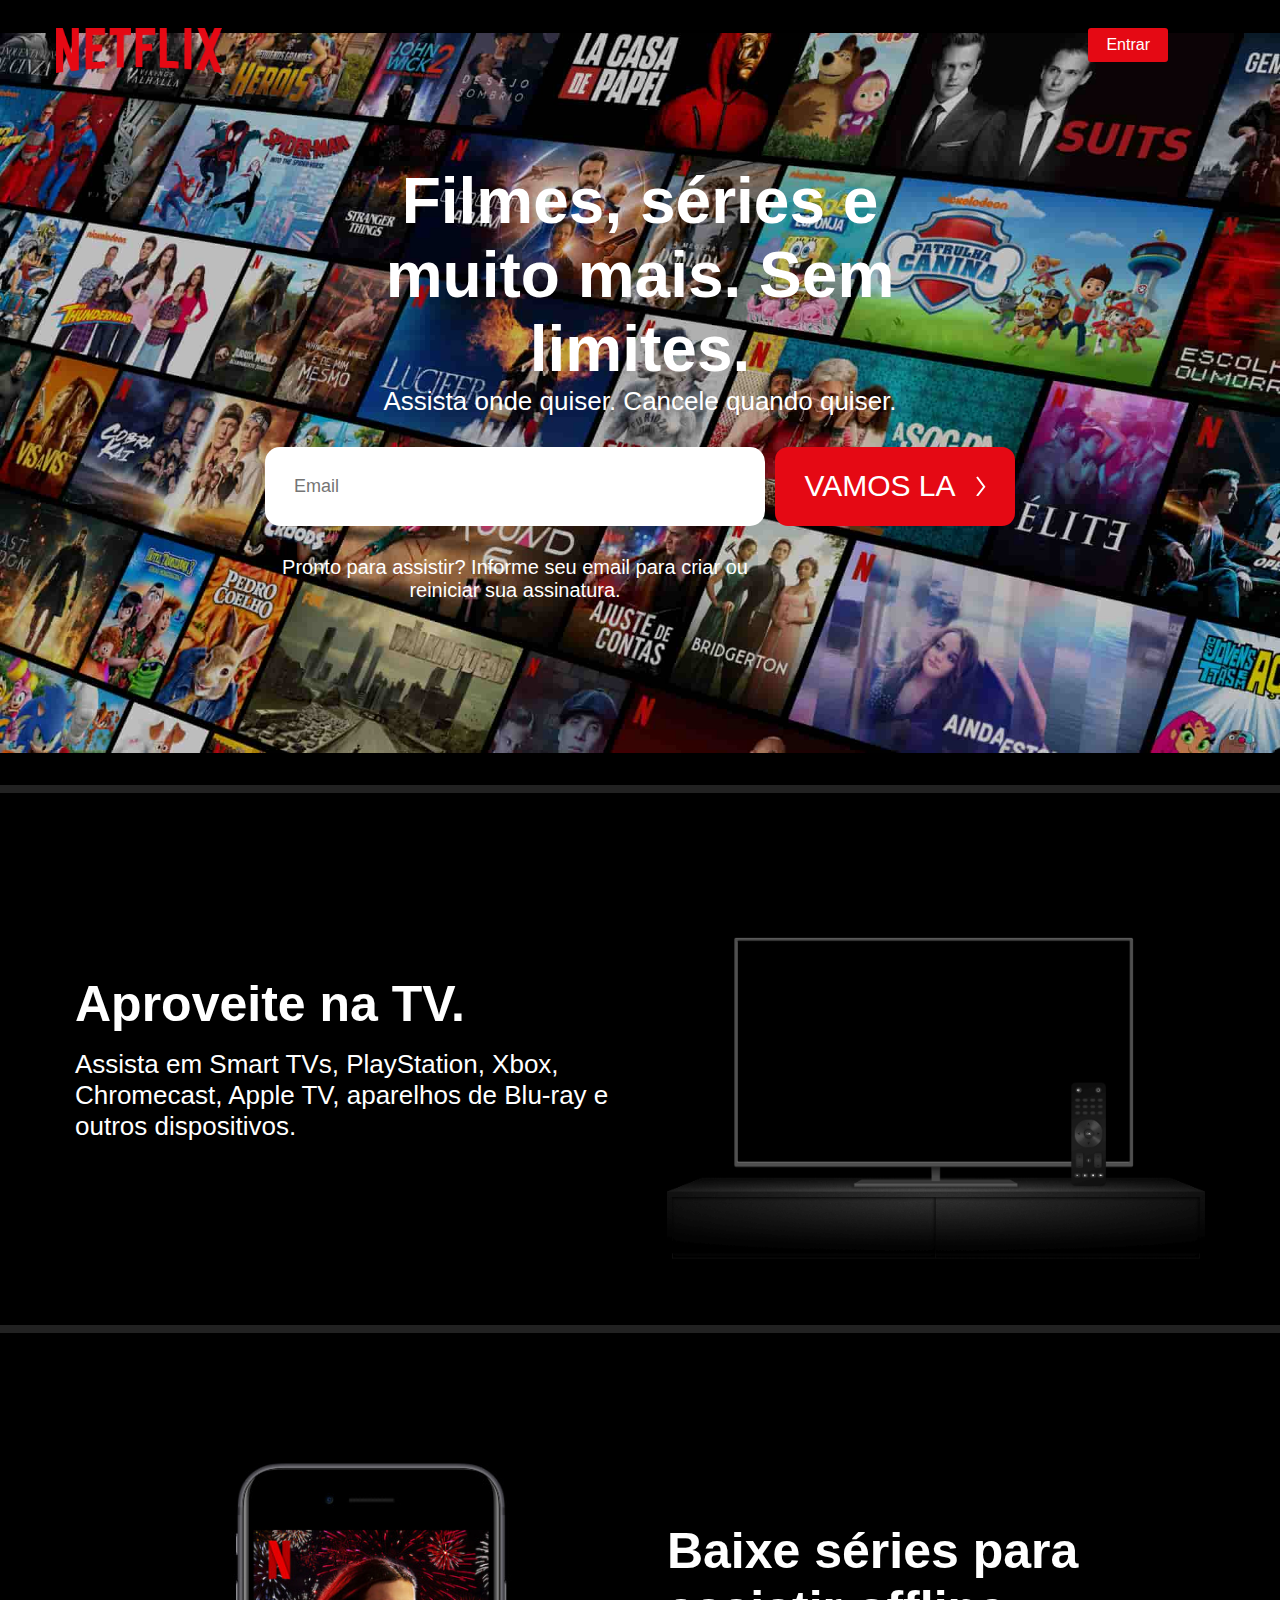
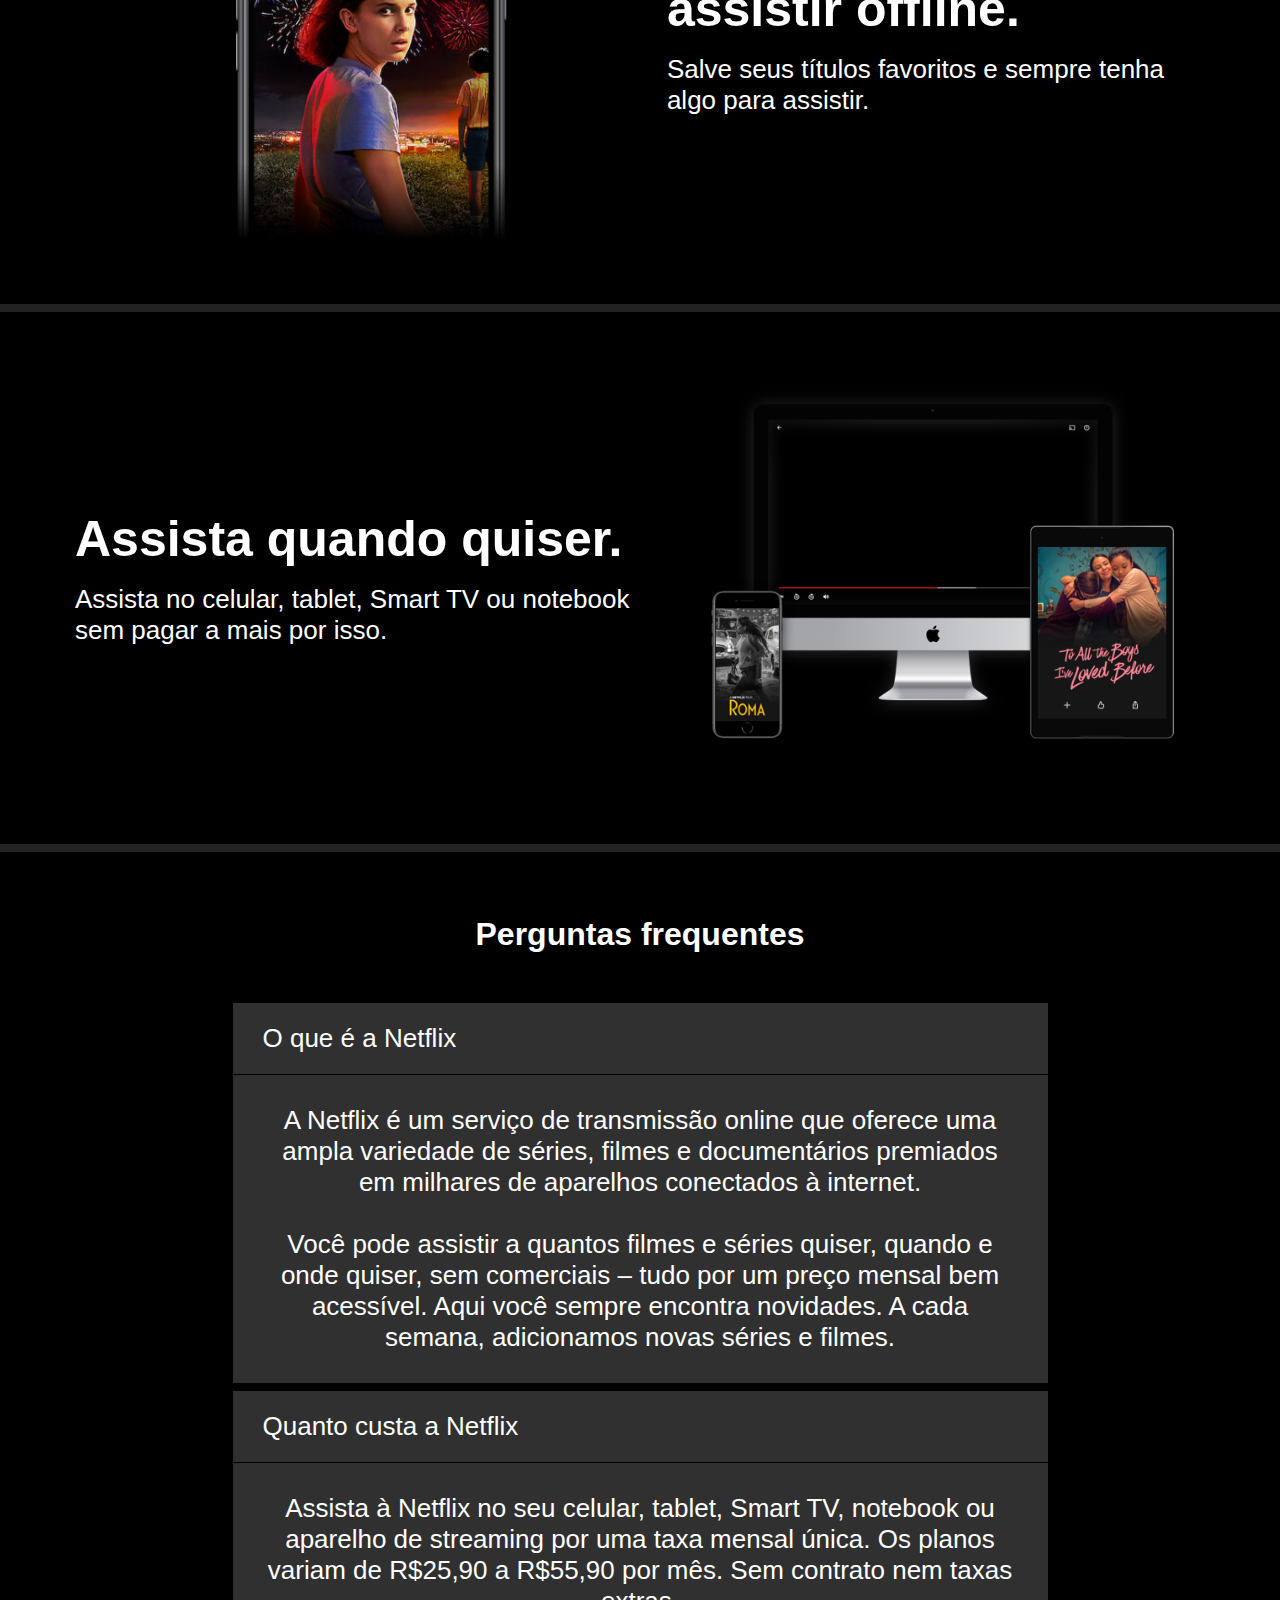
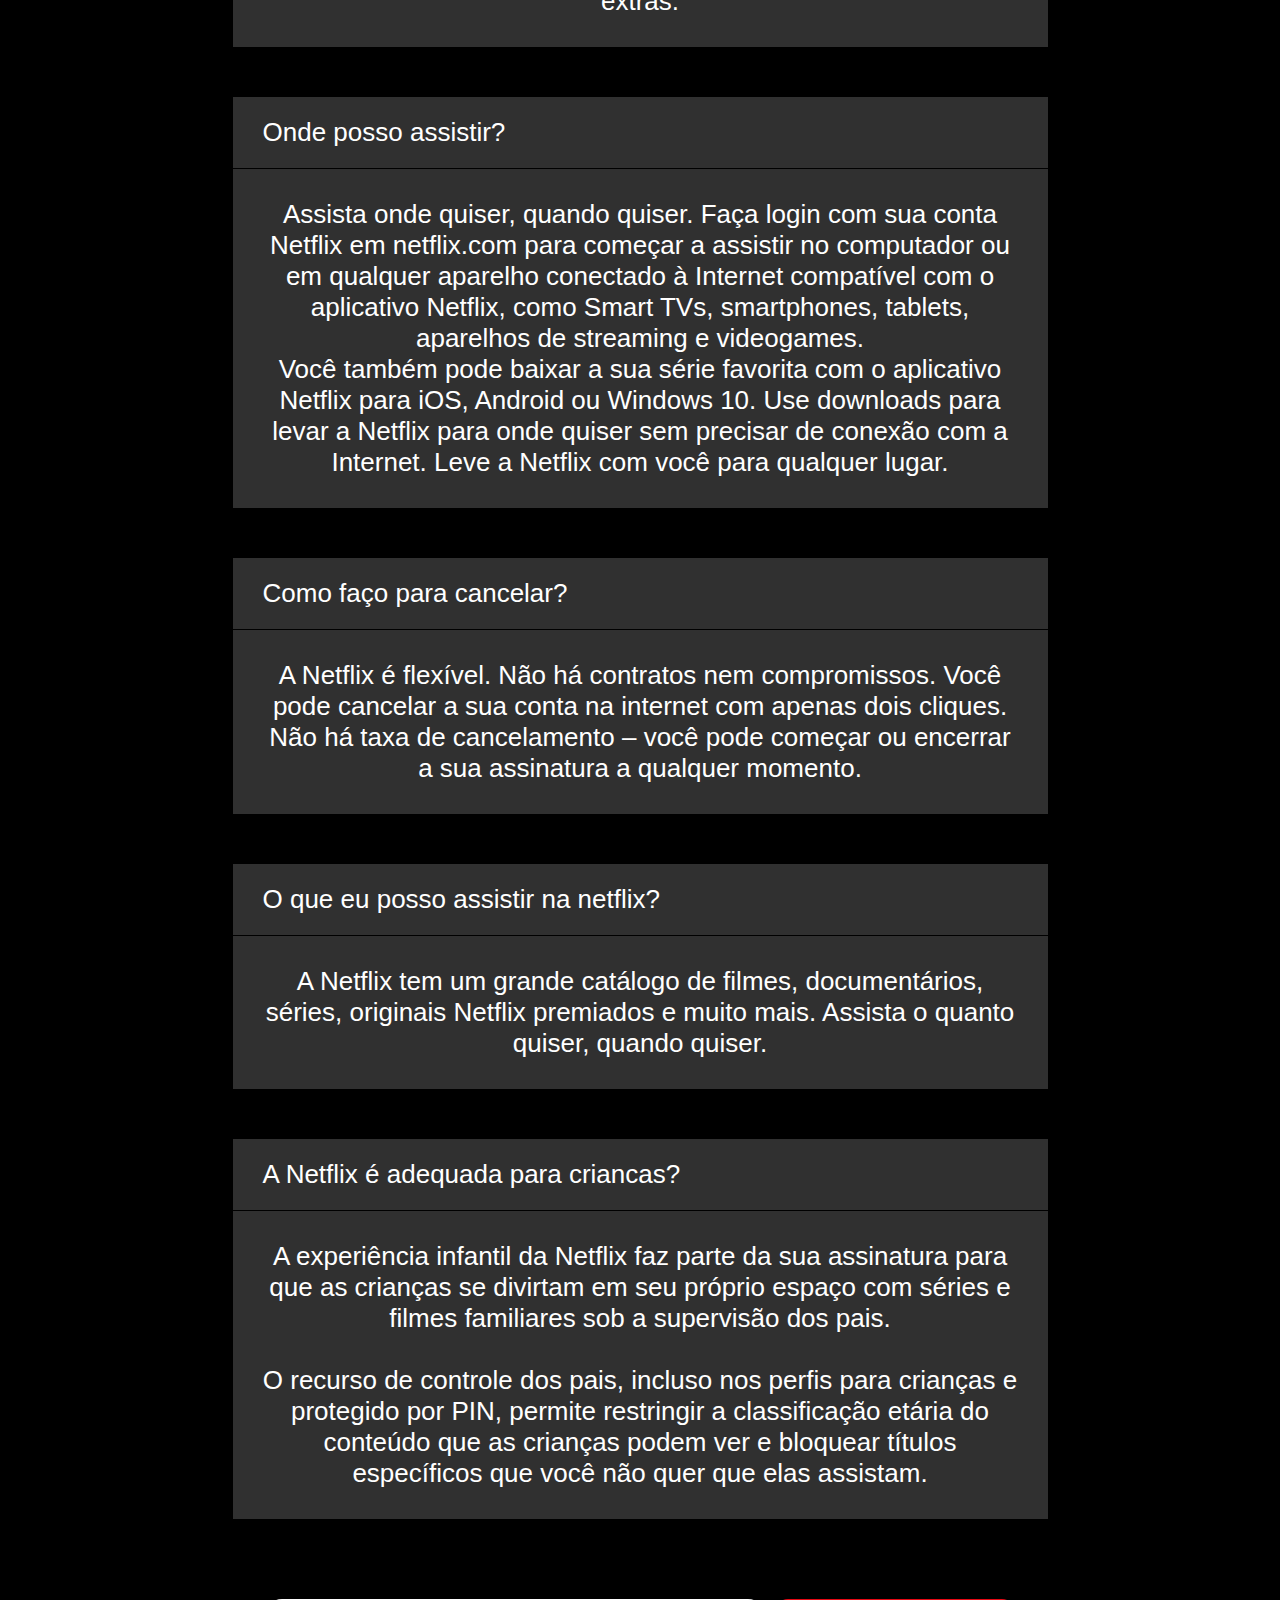
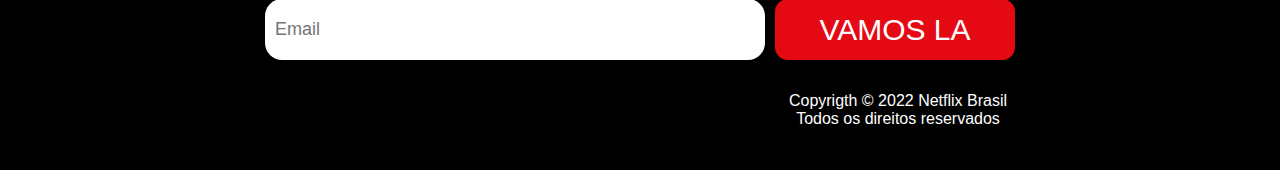
<file: index.html>
<!DOCTYPE html>
<html lang="pt-br">

<head>
    <meta charset="UTF-8">
    <meta nome="viewport" content="width=device-width" , initial-scale="1.0">
    <title>Deploy-Clone Netflix</title>
    <link rel="stylesheet" href="css/style.css" />
    
</head>
<body>
    <header class="header">

        <img src="img/netflix.svg" alt="Netflix" draggable="false">
        <a class="login" href="#">Entrar</a>

    </header>

    <main class="main">
        
        <div class="background">
            <img src="./img/bg.jpg" alt="background" class="bg-img">
            
            <div class="main-child">
                <h1>Filmes, séries e muito mais. Sem limites.</h1>
                <span>Assista onde quiser. Cancele quando quiser.</span>
                <form class="form-cta">
                    <input type="text" placeholder="Email"/>
                    <button>Vamos la</button>
                    <div class="form-cta"
                </form>

                
                
                <p>Pronto para assistir? Informe seu email para criar ou reiniciar sua assinatura.</p>

            </div>
        </div>
        <div class="gradient"></div>
        <!-- <img src="./img/bg.jpg" alt="background" class="bg-img"> -->
    </main>

    <section class="section">
        <div class="container">
            <div class="grid">

                <div>
            <h1>Aproveite na TV.</h1>

            <p>
                 Assista em Smart TVs, PlayStation, Xbox, Chromecast, Apple TV,
                 aparelhos de Blu-ray e outros dispositivos.
            </p>
          </div>
          <div class="img-tv">
          <img src="img/tv.png" alt="tv"/>
          <video class="video-tv" autoplay playsinline muted loop>
            <source src="https://assets.nflxext.com/ffe/siteui/acquisition/ourStory/fuji/desktop/video-tv-0819.m4v" type="video/mp4"
            />
            
            </video>
            </div>
          </div>
         </div>
   </section>

   <section class="download section">
    <div class="container">
        <div class="grid">

            <div>
        <h1>Baixe séries para assistir offline.</h1>

        <p>
            Salve seus títulos favoritos e sempre tenha algo para assistir.
        </p>
      </div>
      <div class="img-tv">
      <img src="img/el.jpg" alt="el"/>
      
        </div>
      </div>
     </div>
</section>

    <section class="device-pile section">
    <div class="container">
        <div class="grid">

            <div>
        <h1>Assista quando quiser.</h1>

        <p>
            Assista no celular, tablet, Smart TV ou notebook sem pagar a mais por isso.
        </p>
      </div>
      <div class="img-tv">
      <img src="img/device-pile.png" alt="Device Pile"/>
      <video class="video-tv" autoplay playsinline muted loop>
        <source src="https://assets.nflxext.com/ffe/siteui/acquisition/ourStory/fuji/desktop/video-devices.m4v" type="video/mp4"
        />
        
        </video>
        </div>
      </div>
     </div>
</section>
<footer class="footer">
    <section class="faq">
        <h1>Perguntas frequentes</h1>
        <dl class="faq-list">
            <dt class="faq-question">O que é a Netflix</dt>
            <dd class="faq-answer">
            <div>
                A Netflix é um serviço de transmissão online que oferece uma ampla variedade de séries, filmes e documentários premiados em milhares de aparelhos conectados à internet.<br>
            <br>
                Você pode assistir a quantos filmes e séries quiser, quando e onde quiser, sem comerciais – tudo por um preço mensal bem acessível. Aqui você sempre encontra novidades. A cada semana, adicionamos novas séries e filmes.
            </div>
            </dd>
            <dt class="faq-question">Quanto custa a Netflix</dt>
            <dd class="faq-answer">
            <div>
                Assista à Netflix no seu celular, tablet, Smart TV, notebook ou aparelho de streaming por uma taxa mensal única. Os planos variam de R$25,90 a R$55,90 por mês. Sem contrato nem taxas extras.
                </div>
            </dd>
            <dt class="faq-list">
            <dt class="faq-question">Onde posso assistir?</dt>
            <dd class="faq-answer">
                <div>
                    Assista onde quiser, quando quiser. Faça login com sua conta Netflix em netflix.com para começar a assistir no computador ou em qualquer    aparelho conectado à Internet compatível com o aplicativo Netflix, como Smart TVs, smartphones, tablets, aparelhos de streaming e videogames.<br>

                    Você também pode baixar a sua série favorita com o aplicativo Netflix para iOS, Android ou Windows 10. Use downloads para levar a Netflix para onde quiser sem precisar de conexão com a Internet. Leve a Netflix com você para qualquer lugar. 
                </div>
             </dd>

            <dt class="faq-list">
            <dt class="faq-question">Como faço para cancelar?</dt>
            <dd class="faq-answer">
                 <div>
                        A Netflix é flexível. Não há contratos nem compromissos. Você pode cancelar a sua conta na internet com apenas dois cliques. Não há taxa de cancelamento – você pode começar ou encerrar a sua assinatura a qualquer momento.
                </div>
                </dd>
            <dt class="faq-list">
            <dt class="faq-question">O que eu posso assistir na netflix?</dt>
            <dd class="faq-answer">
                <div>
                            A Netflix tem um grande catálogo de filmes, documentários, séries, originais Netflix premiados e muito mais. Assista o quanto quiser, quando quiser.
                </div>
            </dd>

            <dt class="faq-list">
                <dt class="faq-question">A Netflix é adequada para criancas?</dt>
                <dd class="faq-answer">
                    <div>
                        A experiência infantil da Netflix faz parte da sua assinatura para que as crianças se divirtam em seu próprio espaço com séries e filmes familiares sob a supervisão dos pais.<br>
                        <br>

                        O recurso de controle dos pais, incluso nos perfis para crianças e protegido por PIN, permite restringir a classificação etária do conteúdo que as crianças podem ver e bloquear títulos específicos que você não quer que elas assistam.
                    </dd>

        </dl>
        </section>
    

     <footer class="footerForm">
        <input class="footerInput" type="text" placeholder="Email"/>
        <button>Vamos la</button>
        <div class="form-cta"></div>
    </div>

<p>Copyrigth © 2022 Netflix Brasil Todos os direitos reservados</p>
</footer>
<script> src="js/script.js"></script>

</body>
</head>
</html>
</file>
<file: css/style.css>
*{margin:0;padding:0}
body{font-family:sans-serif;background-color:#000;color:#fff}
img{display:block;max-width:100%}
.container{max-width:1130px;margin:0 auto}
.header{position:absolute;z-index:100;width:90%;display:flex;justify-content:space-between;max-width:1790px;top:28px;left:56px}
.header a{display:inline-block;background:#e50914;color:#fff;align-self:flex-start;padding:8px 18px;text-decoration:none;border-radius:3px}
.main{height:785px;display:flex;align-items:center;justify-content:center;text-align:center;position:relative;top:0}
.background{position:relative;text-align:center;display:flex;justify-content:center;align-items:center}
.bg-img{z-index:0;position:relative}
.main-child{position:absolute;display:grid;justify-items:center}
.main h1{font-size:64px;max-width:510px}
.main span{font-size:26px}
.form-cta{display:grid;grid-template-columns:500px 250px;margin-top:30px;margin-bottom:10px;position:relative}
.form-cta input{padding:20px 10px;font-size:18px;font-family:sans-serif;border-radius:15px;border:none}
button{margin-left:10px;background-color:#e50914;outline:none;border:none;color:#fff;font-size:30px;text-transform:uppercase;cursor:pointer;border-radius:13px}
.form-cta button::after{content:'';display:inline-block;width:10px;height:20px;background:url(../img/seta.svg);margin-left:20px}
.form-cta button:hover{background:#f40612;animation:pulsate 1.3s}
@keyframes pulsate {
0%{box-shadow:0 0 25px #d30913,0 0 50px #e71247}
}
.main p{font-size:20px;padding-right:0;padding-left:0}
.form-cta input{padding:29px}
.gradient{background:rgba(0,0,0.4);background-image:linear-gradient(to top,rgba(0,0,0,.8) 0,rgba(0,0,0,0) 60%,rgba(0,0,0,.8) 100%);position:relative;top:0;left:0;right:0;bottom:0}
.section{background:#000;padding:4rem 0;border-top:8px solid #222}
.login{position:relative;right:40px}
.section h1{font-size:50px;margin-bottom:16px}
.section p{font-size:26px}
.grid{display:grid;grid-template-columns:1.1fr 1fr;align-items:center}
.img-tv{position:relative}
.img-tv img{position:relative;z-index:1}
.video-tv{position:absolute;width:400px;top:80px;left:70px}
.download .grid > div:first-child{order:2}
.download .img-tv{order:1}
.device-pile .video-tv{width:240px;top:95px;left:138px}
.faq{width:100%}
.faq h1{text-align:center}
.faq-list{margin:50px auto;max-width:815px;font-size:26px}
.faq-question,.faq-answer{background:#303030}
.faq-question{padding:20px 30px;display:flex;justify-content:space-between;align-items:center;cursor:pointer;margin-top:8px;margin-bottom:1px}
.faq-question::after{content:" ";display:block;width:20px;height:20px;background:url(../img/fechar.jpg) no repeat center center;transform:rotate(45deg)}
.faq-answer > div{padding:30px}
.footer .form-cta{margin-top:0}
.footer{padding:4rem 0 2rem;border-top:8px solid #222;background:#000;text-align:center;display:grid;justify-items:center}
.footer p{margin-top:2rem;margin-left:1rem}
.footerInput{padding:20px 10px;font-size:18px;font-family:sans-serif;border-radius:17px;border:none;outline:none}
.footerForm{display:flex;display:grid;grid-template-columns:500px 250px;margin-top:30px;margin-bottom:10px;position:relative;flex-direction:row}
.footerForm button:hover{background:#f40612;animation:pulsate 1.3s}
@keyframes pulsate {
0%{box-shadow:0 0 25px #d30913,0 0 50px #e71247}
}
</file>
